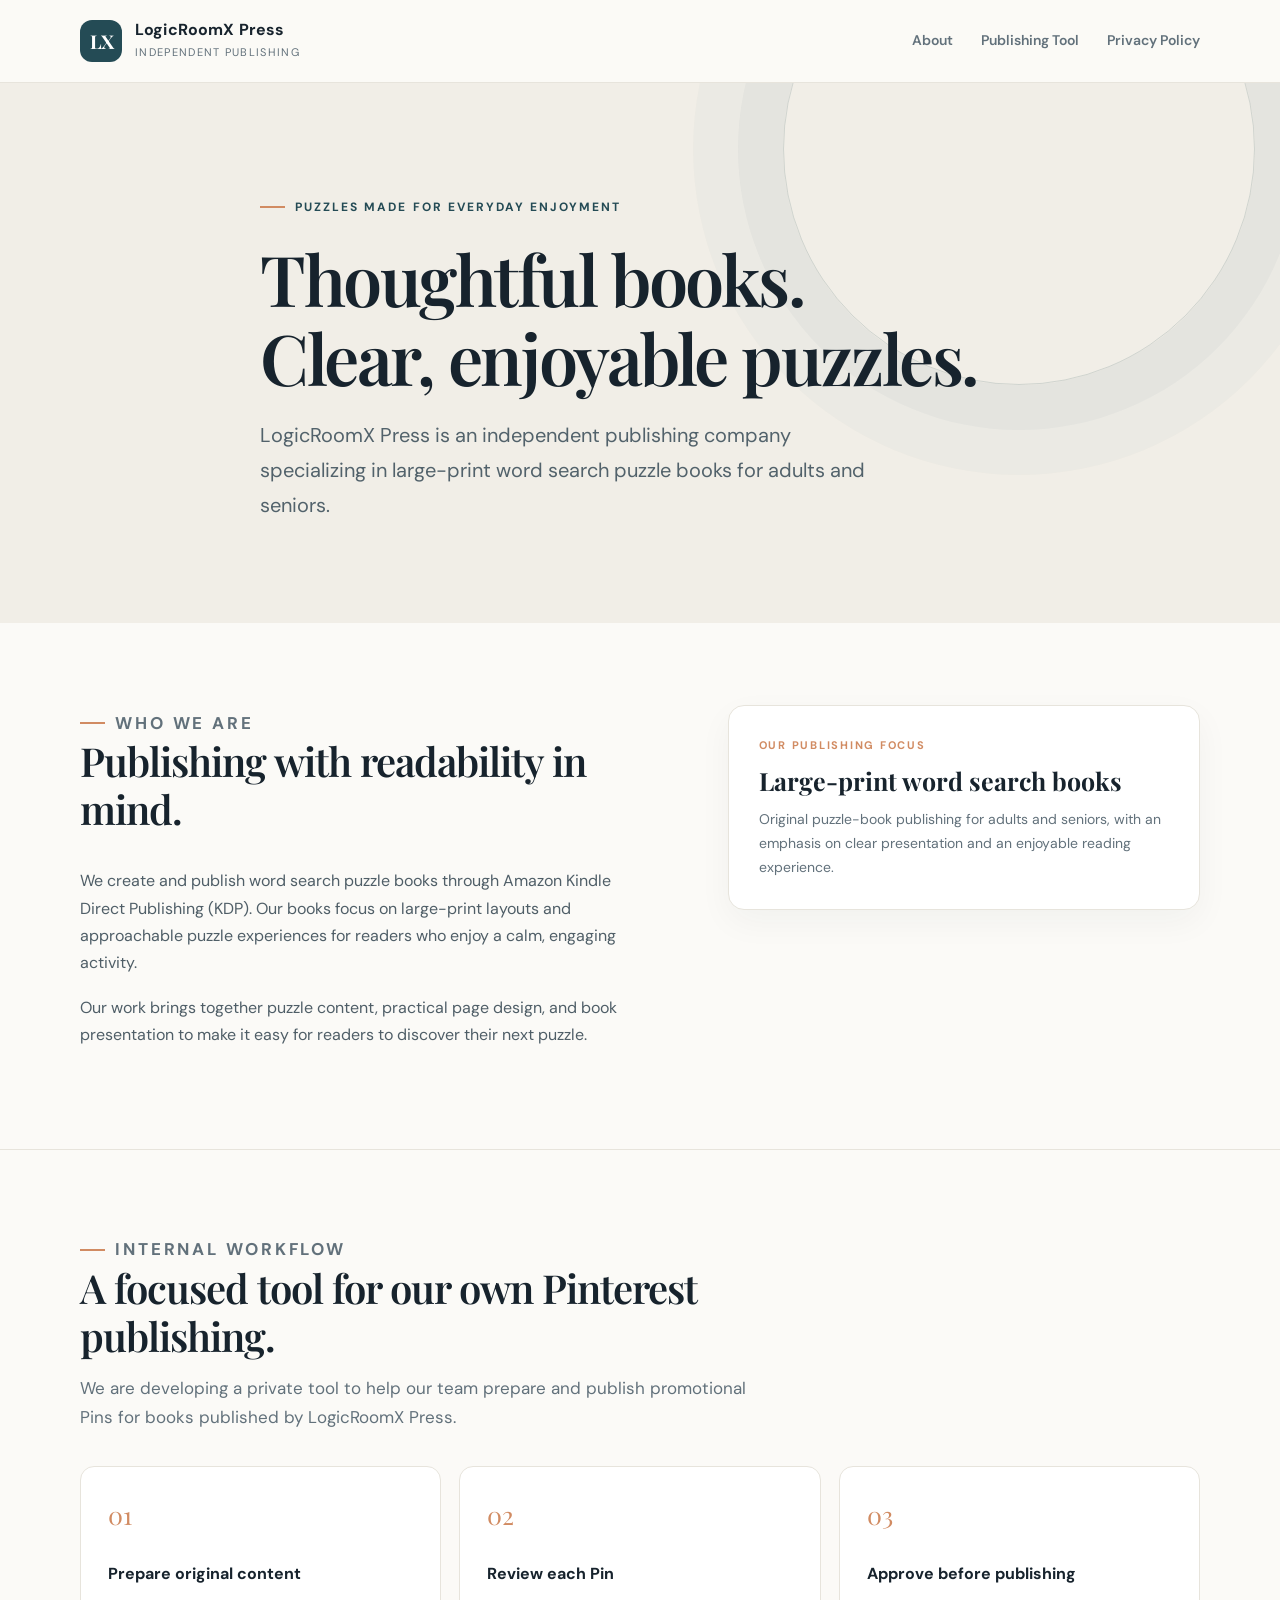
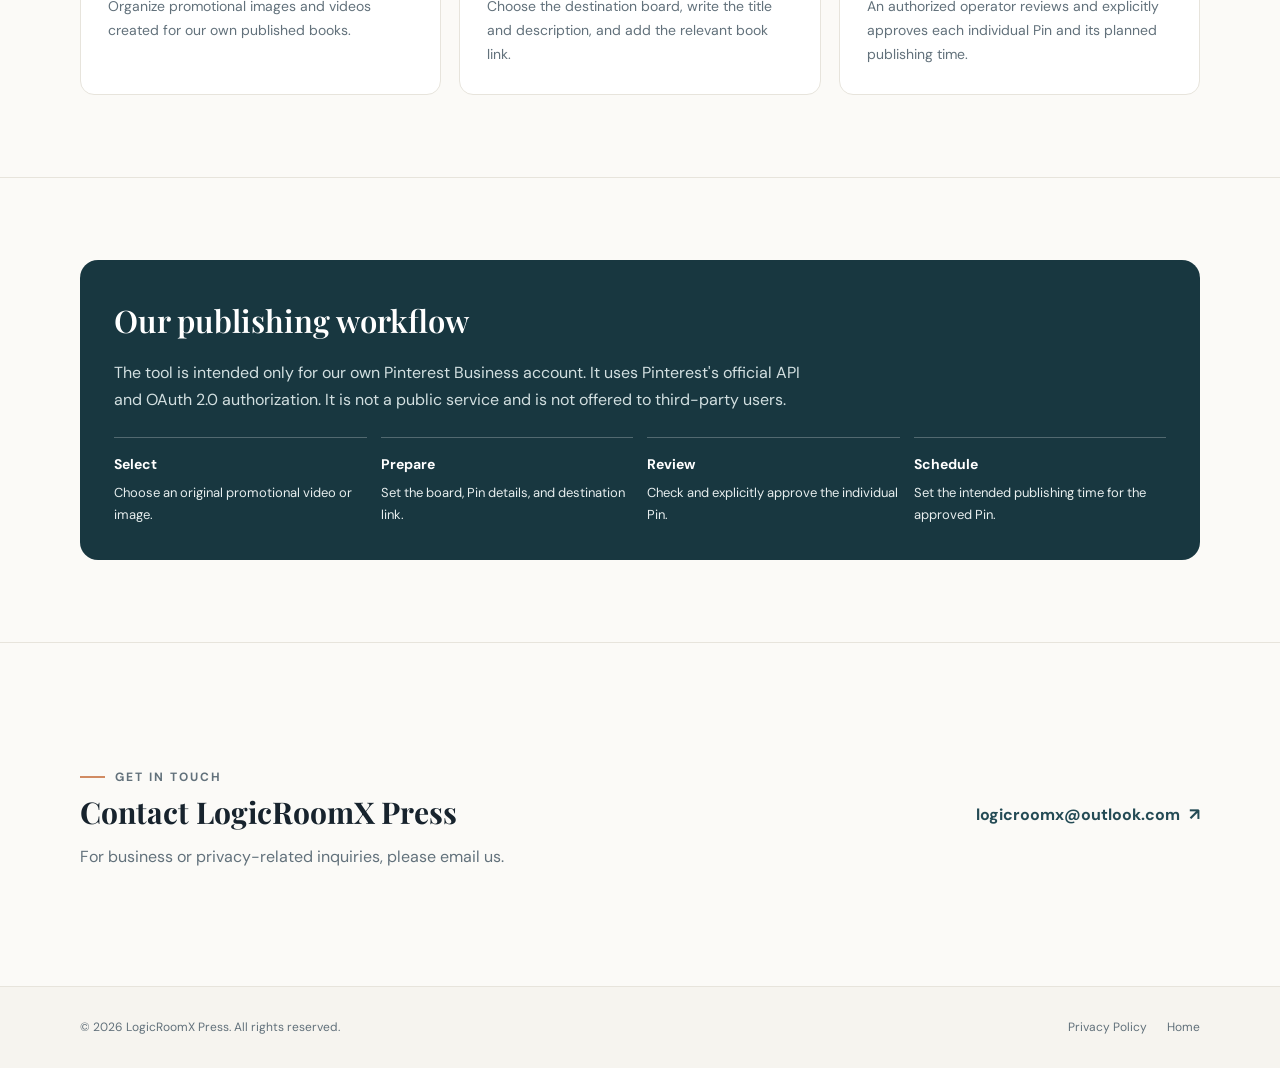
<file: index.html>
<!doctype html>
<html lang="en">
<head>
  <meta charset="utf-8">
  <meta name="viewport" content="width=device-width, initial-scale=1">
  <meta name="description" content="LogicRoomX Press is an independent publisher specializing in large-print word search puzzle books for adults and seniors.">
  <meta name="theme-color" content="#fbfaf7">
  <title>LogicRoomX Press — Independent Publishing</title>
  <link rel="stylesheet" href="styles.css">
</head>
<body>
  <header class="site-header">
    <div class="wrap header-inner">
      <a class="brand" href="./" aria-label="LogicRoomX Press home">
        <span class="brand-mark" aria-hidden="true">LX</span>
        <span><span class="brand-name">LogicRoomX Press</span><span class="brand-tag">Independent Publishing</span></span>
      </a>
      <nav class="nav" aria-label="Main navigation">
        <a href="#about">About</a>
        <a href="#publishing-tool">Publishing Tool</a>
        <a href="privacy.html">Privacy Policy</a>
      </nav>
    </div>
  </header>

  <main>
    <section class="hero">
      <div class="wrap hero-content">
        <p class="eyebrow">Puzzles made for everyday enjoyment</p>
        <h1>Thoughtful books.<br>Clear, enjoyable puzzles.</h1>
        <p class="hero-lead">LogicRoomX Press is an independent publishing company specializing in large-print word search puzzle books for adults and seniors.</p>
      </div>
    </section>

    <section class="section" id="about">
      <div class="wrap intro-grid">
        <div>
          <div class="section-heading">
            <p class="eyebrow">Who we are</p>
            <h2>Publishing with readability in mind.</h2>
          </div>
          <div class="body-copy">
            <p>We create and publish word search puzzle books through Amazon Kindle Direct Publishing (KDP). Our books focus on large-print layouts and approachable puzzle experiences for readers who enjoy a calm, engaging activity.</p>
            <p>Our work brings together puzzle content, practical page design, and book presentation to make it easy for readers to discover their next puzzle.</p>
          </div>
        </div>
        <aside class="note-card">
          <p class="small-label">Our publishing focus</p>
          <h3>Large-print word search books</h3>
          <p>Original puzzle-book publishing for adults and seniors, with an emphasis on clear presentation and an enjoyable reading experience.</p>
        </aside>
      </div>
    </section>

    <section class="section" id="publishing-tool">
      <div class="wrap">
        <div class="section-heading">
          <p class="eyebrow">Internal workflow</p>
          <h2>A focused tool for our own Pinterest publishing.</h2>
          <p>We are developing a private tool to help our team prepare and publish promotional Pins for books published by LogicRoomX Press.</p>
        </div>
        <div class="feature-grid">
          <article class="feature">
            <span class="feature-number">01</span>
            <h3>Prepare original content</h3>
            <p>Organize promotional images and videos created for our own published books.</p>
          </article>
          <article class="feature">
            <span class="feature-number">02</span>
            <h3>Review each Pin</h3>
            <p>Choose the destination board, write the title and description, and add the relevant book link.</p>
          </article>
          <article class="feature">
            <span class="feature-number">03</span>
            <h3>Approve before publishing</h3>
            <p>An authorized operator reviews and explicitly approves each individual Pin and its planned publishing time.</p>
          </article>
        </div>
      </div>
    </section>

    <section class="section">
      <div class="wrap">
        <div class="workflow">
          <h2>Our publishing workflow</h2>
          <p>The tool is intended only for our own Pinterest Business account. It uses Pinterest's official API and OAuth 2.0 authorization. It is not a public service and is not offered to third-party users.</p>
          <div class="workflow-steps">
            <div class="workflow-step"><strong>Select</strong>Choose an original promotional video or image.</div>
            <div class="workflow-step"><strong>Prepare</strong>Set the board, Pin details, and destination link.</div>
            <div class="workflow-step"><strong>Review</strong>Check and explicitly approve the individual Pin.</div>
            <div class="workflow-step"><strong>Schedule</strong>Set the intended publishing time for the approved Pin.</div>
          </div>
        </div>
      </div>
    </section>

    <section class="section">
      <div class="wrap contact-band">
        <div>
          <p class="eyebrow">Get in touch</p>
          <h2>Contact LogicRoomX Press</h2>
          <p>For business or privacy-related inquiries, please email us.</p>
        </div>
        <!-- Replace the placeholder below with a real monitored business email address. -->
        <a class="text-link" href="mailto:logicroomx@outlook.com">logicroomx@outlook.com</a>
      </div>
    </section>
  </main>

  <footer class="site-footer">
    <div class="wrap footer-inner">
      <span class="footer-copy">© <span id="year">2026</span> LogicRoomX Press. All rights reserved.</span>
      <nav class="footer-links" aria-label="Footer navigation">
        <a href="privacy.html">Privacy Policy</a>
        <a href="./">Home</a>
      </nav>
    </div>
  </footer>
</body>
</html>
</file>
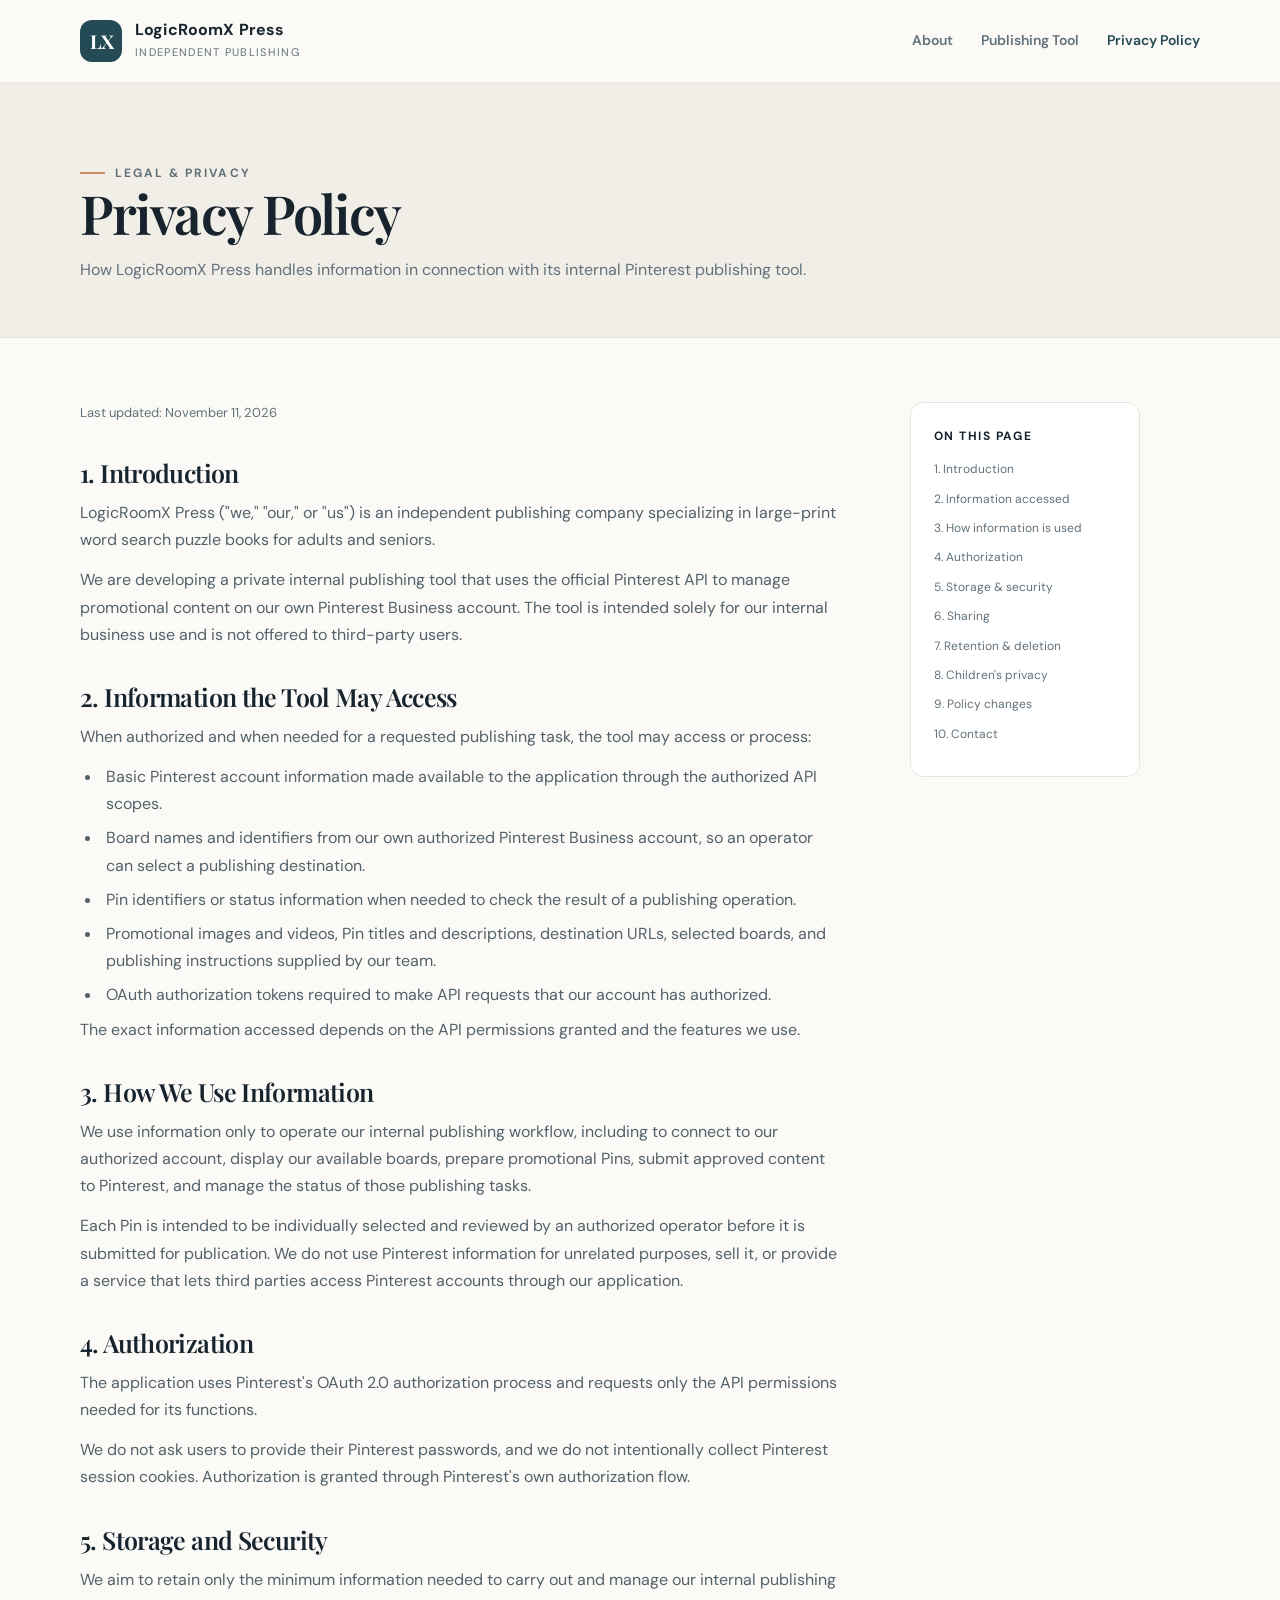
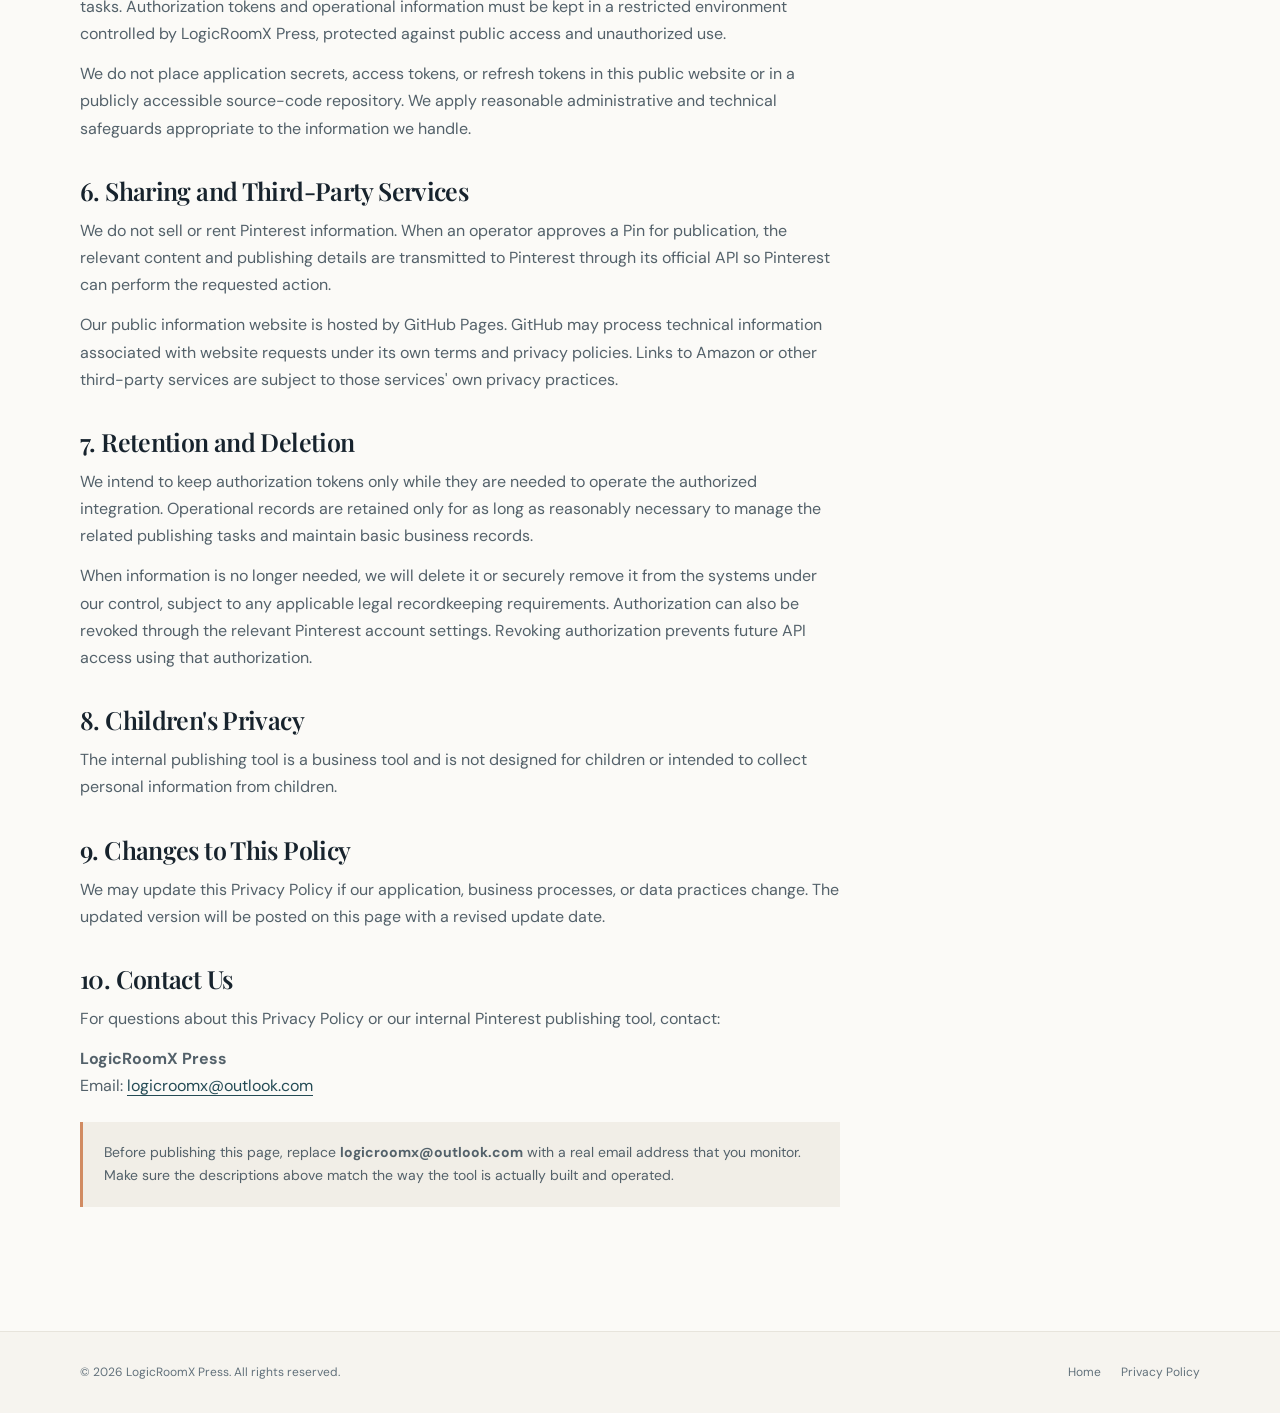
<file: privacy.html>
<!doctype html>
<html lang="en">
<head>
  <meta charset="utf-8">
  <meta name="viewport" content="width=device-width, initial-scale=1">
  <meta name="description" content="Privacy Policy for LogicRoomX Press and its internal Pinterest publishing tool.">
  <meta name="theme-color" content="#fbfaf7">
  <title>Privacy Policy — LogicRoomX Press</title>
  <link rel="stylesheet" href="styles.css">
</head>
<body>
  <header class="site-header">
    <div class="wrap header-inner">
      <a class="brand" href="./" aria-label="LogicRoomX Press home">
        <span class="brand-mark" aria-hidden="true">LX</span>
        <span><span class="brand-name">LogicRoomX Press</span><span class="brand-tag">Independent Publishing</span></span>
      </a>
      <nav class="nav" aria-label="Main navigation">
        <a href="index.html#about">About</a>
        <a href="index.html#publishing-tool">Publishing Tool</a>
        <a href="privacy.html" aria-current="page">Privacy Policy</a>
      </nav>
    </div>
  </header>

  <main>
    <section class="page-hero">
      <div class="wrap">
        <p class="eyebrow">Legal &amp; privacy</p>
        <h1>Privacy Policy</h1>
        <p>How LogicRoomX Press handles information in connection with its internal Pinterest publishing tool.</p>
      </div>
    </section>

    <div class="wrap content-layout">
      <article class="content">
        <p class="updated">Last updated: November 11, 2026</p>

        <section id="introduction">
          <h2>1. Introduction</h2>
          <p>LogicRoomX Press ("we," "our," or "us") is an independent publishing company specializing in large-print word search puzzle books for adults and seniors.</p>
          <p>We are developing a private internal publishing tool that uses the official Pinterest API to manage promotional content on our own Pinterest Business account. The tool is intended solely for our internal business use and is not offered to third-party users.</p>
        </section>

        <section id="information">
          <h2>2. Information the Tool May Access</h2>
          <p>When authorized and when needed for a requested publishing task, the tool may access or process:</p>
          <ul>
            <li>Basic Pinterest account information made available to the application through the authorized API scopes.</li>
            <li>Board names and identifiers from our own authorized Pinterest Business account, so an operator can select a publishing destination.</li>
            <li>Pin identifiers or status information when needed to check the result of a publishing operation.</li>
            <li>Promotional images and videos, Pin titles and descriptions, destination URLs, selected boards, and publishing instructions supplied by our team.</li>
            <li>OAuth authorization tokens required to make API requests that our account has authorized.</li>
          </ul>
          <p>The exact information accessed depends on the API permissions granted and the features we use.</p>
        </section>

        <section id="use">
          <h2>3. How We Use Information</h2>
          <p>We use information only to operate our internal publishing workflow, including to connect to our authorized account, display our available boards, prepare promotional Pins, submit approved content to Pinterest, and manage the status of those publishing tasks.</p>
          <p>Each Pin is intended to be individually selected and reviewed by an authorized operator before it is submitted for publication. We do not use Pinterest information for unrelated purposes, sell it, or provide a service that lets third parties access Pinterest accounts through our application.</p>
        </section>

        <section id="authorization">
          <h2>4. Authorization</h2>
          <p>The application uses Pinterest's OAuth 2.0 authorization process and requests only the API permissions needed for its functions.</p>
          <p>We do not ask users to provide their Pinterest passwords, and we do not intentionally collect Pinterest session cookies. Authorization is granted through Pinterest's own authorization flow.</p>
        </section>

        <section id="storage">
          <h2>5. Storage and Security</h2>
          <p>We aim to retain only the minimum information needed to carry out and manage our internal publishing tasks. Authorization tokens and operational information must be kept in a restricted environment controlled by LogicRoomX Press, protected against public access and unauthorized use.</p>
          <p>We do not place application secrets, access tokens, or refresh tokens in this public website or in a publicly accessible source-code repository. We apply reasonable administrative and technical safeguards appropriate to the information we handle.</p>
        </section>

        <section id="sharing">
          <h2>6. Sharing and Third-Party Services</h2>
          <p>We do not sell or rent Pinterest information. When an operator approves a Pin for publication, the relevant content and publishing details are transmitted to Pinterest through its official API so Pinterest can perform the requested action.</p>
          <p>Our public information website is hosted by GitHub Pages. GitHub may process technical information associated with website requests under its own terms and privacy policies. Links to Amazon or other third-party services are subject to those services' own privacy practices.</p>
        </section>

        <section id="retention">
          <h2>7. Retention and Deletion</h2>
          <p>We intend to keep authorization tokens only while they are needed to operate the authorized integration. Operational records are retained only for as long as reasonably necessary to manage the related publishing tasks and maintain basic business records.</p>
          <p>When information is no longer needed, we will delete it or securely remove it from the systems under our control, subject to any applicable legal recordkeeping requirements. Authorization can also be revoked through the relevant Pinterest account settings. Revoking authorization prevents future API access using that authorization.</p>
        </section>

        <section id="children">
          <h2>8. Children's Privacy</h2>
          <p>The internal publishing tool is a business tool and is not designed for children or intended to collect personal information from children.</p>
        </section>

        <section id="changes">
          <h2>9. Changes to This Policy</h2>
          <p>We may update this Privacy Policy if our application, business processes, or data practices change. The updated version will be posted on this page with a revised update date.</p>
        </section>

        <section id="contact">
          <h2>10. Contact Us</h2>
          <p>For questions about this Privacy Policy or our internal Pinterest publishing tool, contact:</p>
          <p><strong>LogicRoomX Press</strong><br>Email: <a href="mailto:logicroomx@outlook.com">logicroomx@outlook.com</a></p>
          <div class="callout">Before publishing this page, replace <strong>logicroomx@outlook.com</strong> with a real email address that you monitor. Make sure the descriptions above match the way the tool is actually built and operated.</div>
        </section>
      </article>

      <aside class="toc" aria-label="On this page">
        <strong>On this page</strong>
        <a href="#introduction">1. Introduction</a>
        <a href="#information">2. Information accessed</a>
        <a href="#use">3. How information is used</a>
        <a href="#authorization">4. Authorization</a>
        <a href="#storage">5. Storage &amp; security</a>
        <a href="#sharing">6. Sharing</a>
        <a href="#retention">7. Retention &amp; deletion</a>
        <a href="#children">8. Children's privacy</a>
        <a href="#changes">9. Policy changes</a>
        <a href="#contact">10. Contact</a>
      </aside>
    </div>
  </main>

  <footer class="site-footer">
    <div class="wrap footer-inner">
      <span class="footer-copy">© 2026 LogicRoomX Press. All rights reserved.</span>
      <nav class="footer-links" aria-label="Footer navigation">
        <a href="index.html">Home</a>
        <a href="privacy.html">Privacy Policy</a>
      </nav>
    </div>
  </footer>
</body>
</html>
</file>
<file: styles.css>
@import url('https://fonts.googleapis.com/css2?family=DM+Sans:wght@400;500;600;700&family=Playfair+Display:wght@600;700&display=swap');

:root {
  --ink: #17232d;
  --muted: #62717b;
  --paper: #fbfaf7;
  --white: #ffffff;
  --line: #e7e4dc;
  --brand: #244b55;
  --brand-dark: #183740;
  --accent: #d18b62;
  --soft: #f1eee7;
  --max: 1120px;
}

* { box-sizing: border-box; }
html { scroll-behavior: smooth; }
body {
  margin: 0;
  color: var(--ink);
  background: var(--paper);
  font-family: 'DM Sans', Arial, sans-serif;
  font-size: 16px;
  line-height: 1.7;
  -webkit-font-smoothing: antialiased;
}
a { color: var(--brand); text-decoration-thickness: 1px; text-underline-offset: 4px; }
a:hover { color: var(--accent); }
.wrap { width: min(var(--max), calc(100% - 48px)); margin: 0 auto; }

.site-header {
  background: rgba(251, 250, 247, .94);
  border-bottom: 1px solid var(--line);
}
.header-inner {
  min-height: 82px;
  display: flex;
  align-items: center;
  justify-content: space-between;
  gap: 24px;
}
.brand {
  display: inline-flex;
  align-items: center;
  gap: 13px;
  color: var(--ink);
  text-decoration: none;
}
.brand-mark {
  width: 42px;
  height: 42px;
  display: grid;
  place-items: center;
  border-radius: 12px;
  color: #fff;
  background: var(--brand);
  font-family: 'Playfair Display', Georgia, serif;
  font-size: 19px;
  font-weight: 700;
  letter-spacing: -1px;
}
.brand-name { display: block; font-weight: 700; letter-spacing: .01em; line-height: 1.2; }
.brand-tag { display: block; margin-top: 4px; color: var(--muted); font-size: 11px; letter-spacing: .12em; text-transform: uppercase; }
.nav { display: flex; align-items: center; gap: 28px; }
.nav a { color: var(--muted); font-size: 14px; font-weight: 600; text-decoration: none; }
.nav a:hover, .nav a[aria-current="page"] { color: var(--brand); }

.hero {
  position: relative;
  overflow: hidden;
  padding: 106px 0 100px;
  background: var(--soft);
}
.hero::after {
  content: '';
  position: absolute;
  width: 470px;
  height: 470px;
  right: max(-110px, calc((100vw - var(--max)) / 2 - 55px));
  top: -170px;
  border: 1px solid rgba(36, 75, 85, .16);
  border-radius: 50%;
  box-shadow: 0 0 0 45px rgba(36, 75, 85, .035), 0 0 0 90px rgba(36, 75, 85, .025);
  pointer-events: none;
}
.hero-content { position: relative; z-index: 1; max-width: 760px; }
.eyebrow {
  display: inline-flex;
  align-items: center;
  gap: 10px;
  margin: 0 0 22px;
  color: var(--brand);
  font-size: 12px;
  font-weight: 700;
  letter-spacing: .17em;
  text-transform: uppercase;
}
.eyebrow::before { content: ''; width: 25px; height: 2px; background: var(--accent); }
h1, h2, h3 { margin-top: 0; }
h1, .display {
  margin-bottom: 22px;
  font-family: 'Playfair Display', Georgia, serif;
  font-weight: 600;
  letter-spacing: -.035em;
  line-height: 1.12;
}
h1 { max-width: 760px; font-size: clamp(42px, 6vw, 70px); }
.hero-lead { max-width: 640px; margin: 0; color: #52626b; font-size: clamp(17px, 2vw, 20px); line-height: 1.75; }

.section { padding: 82px 0; }
.section + .section { border-top: 1px solid var(--line); }
.section-heading { max-width: 680px; margin-bottom: 34px; }
.section-heading h2, .content h2 {
  margin-bottom: 14px;
  font-family: 'Playfair Display', Georgia, serif;
  font-size: clamp(29px, 3.5vw, 40px);
  font-weight: 600;
  letter-spacing: -.025em;
  line-height: 1.2;
}
.section-heading p { margin: 0; color: var(--muted); font-size: 17px; }
.intro-grid { display: grid; grid-template-columns: 1.1fr .9fr; gap: 70px; align-items: start; }
.body-copy { max-width: 690px; color: #4f5e67; }
.body-copy p { margin: 0 0 18px; }
.note-card {
  padding: 30px;
  border: 1px solid var(--line);
  border-radius: 16px;
  background: var(--white);
  box-shadow: 0 12px 34px rgba(23, 35, 45, .045);
}
.note-card .small-label { margin: 0 0 10px; color: var(--accent); font-size: 11px; font-weight: 700; letter-spacing: .16em; text-transform: uppercase; }
.note-card h3 { margin-bottom: 12px; font-family: 'Playfair Display', Georgia, serif; font-size: 25px; line-height: 1.25; }
.note-card p { margin: 0; color: var(--muted); font-size: 14px; }
.feature-grid { display: grid; grid-template-columns: repeat(3, 1fr); gap: 18px; }
.feature {
  min-height: 190px;
  padding: 27px;
  border: 1px solid var(--line);
  border-radius: 14px;
  background: var(--white);
}
.feature-number { display: block; margin-bottom: 24px; color: var(--accent); font-family: 'Playfair Display', Georgia, serif; font-size: 25px; }
.feature h3 { margin-bottom: 8px; font-size: 16px; }
.feature p { margin: 0; color: var(--muted); font-size: 14px; }
.workflow {
  padding: 34px;
  border-radius: 18px;
  background: var(--brand-dark);
  color: #fff;
}
.workflow h2 { margin-bottom: 12px; color: #fff; font-family: 'Playfair Display', Georgia, serif; font-size: 31px; font-weight: 600; }
.workflow > p { max-width: 700px; margin: 0 0 24px; color: #d2dfe0; }
.workflow-steps { display: grid; grid-template-columns: repeat(4, 1fr); gap: 14px; }
.workflow-step { padding-top: 15px; border-top: 1px solid rgba(255,255,255,.25); color: #e7eeee; font-size: 13px; }
.workflow-step strong { display: block; margin-bottom: 5px; color: #fff; font-size: 14px; }
.contact-band { display: flex; justify-content: space-between; align-items: center; gap: 28px; padding: 34px 0; }
.contact-band h2 { margin: 0 0 5px; font-family: 'Playfair Display', Georgia, serif; font-size: 30px; }
.contact-band p { margin: 0; color: var(--muted); }
.text-link { display: inline-flex; align-items: center; gap: 9px; font-weight: 700; text-decoration: none; white-space: nowrap; }
.text-link::after { content: '↗'; font-size: 17px; }

.page-hero { padding: 72px 0 54px; background: var(--soft); border-bottom: 1px solid var(--line); }
.page-hero h1 { margin-bottom: 12px; font-size: clamp(38px, 5vw, 54px); }
.page-hero p { margin: 0; color: var(--muted); }
.content-layout { display: grid; grid-template-columns: minmax(0, 760px) 230px; gap: 70px; align-items: start; padding: 64px 0 90px; }
.content { min-width: 0; }
.content .updated { margin: 0 0 34px; color: var(--muted); font-size: 13px; }
.content section { margin: 0 0 34px; scroll-margin-top: 24px; }
.content h2 { margin-bottom: 11px; font-size: 25px; }
.content p, .content li { color: #53616a; }
.content p { margin: 0 0 13px; }
.content ul { margin: 10px 0 0; padding-left: 22px; }
.content li { margin: 7px 0; padding-left: 4px; }
.toc { position: sticky; top: 24px; padding: 23px; border: 1px solid var(--line); border-radius: 13px; background: var(--white); }
.toc strong { display: block; margin-bottom: 13px; font-size: 12px; letter-spacing: .12em; text-transform: uppercase; }
.toc a { display: block; margin: 9px 0; color: var(--muted); font-size: 12px; text-decoration: none; }
.toc a:hover { color: var(--brand); }
.callout { margin-top: 22px; padding: 19px 21px; border-left: 3px solid var(--accent); background: var(--soft); color: #53616a; font-size: 14px; }
.site-footer { padding: 30px 0; border-top: 1px solid var(--line); background: #f6f4ef; }
.footer-inner { display: flex; align-items: center; justify-content: space-between; gap: 20px; }
.footer-copy { color: var(--muted); font-size: 12px; }
.footer-links { display: flex; gap: 20px; }
.footer-links a { color: var(--muted); font-size: 12px; text-decoration: none; }
.footer-links a:hover { color: var(--brand); }

@media (max-width: 760px) {
  .wrap { width: min(var(--max), calc(100% - 36px)); }
  .header-inner { min-height: 72px; flex-wrap: wrap; padding: 13px 0; }
  .nav { gap: 17px; }
  .nav a { font-size: 13px; }
  .hero { padding: 76px 0 72px; }
  .hero::after { right: -300px; opacity: .65; }
  .section { padding: 60px 0; }
  .intro-grid, .content-layout { grid-template-columns: 1fr; gap: 28px; }
  .feature-grid { grid-template-columns: 1fr; }
  .feature { min-height: auto; }
  .feature-number { margin-bottom: 13px; }
  .workflow { padding: 26px; }
  .workflow-steps { grid-template-columns: 1fr 1fr; row-gap: 20px; }
  .contact-band, .footer-inner { align-items: flex-start; flex-direction: column; }
  .content-layout { padding: 42px 0 65px; }
  .toc { position: static; order: -1; }
  .toc a { display: inline-block; margin-right: 13px; }
}
@media (max-width: 420px) {
  .brand-tag { font-size: 9px; }
  .nav { width: 100%; padding-left: 55px; }
  .workflow-steps { grid-template-columns: 1fr; }
}
@media (prefers-reduced-motion: reduce) {
  html { scroll-behavior: auto; }
  *, *::before, *::after { animation-duration: .01ms !important; transition-duration: .01ms !important; }
}
</file>
